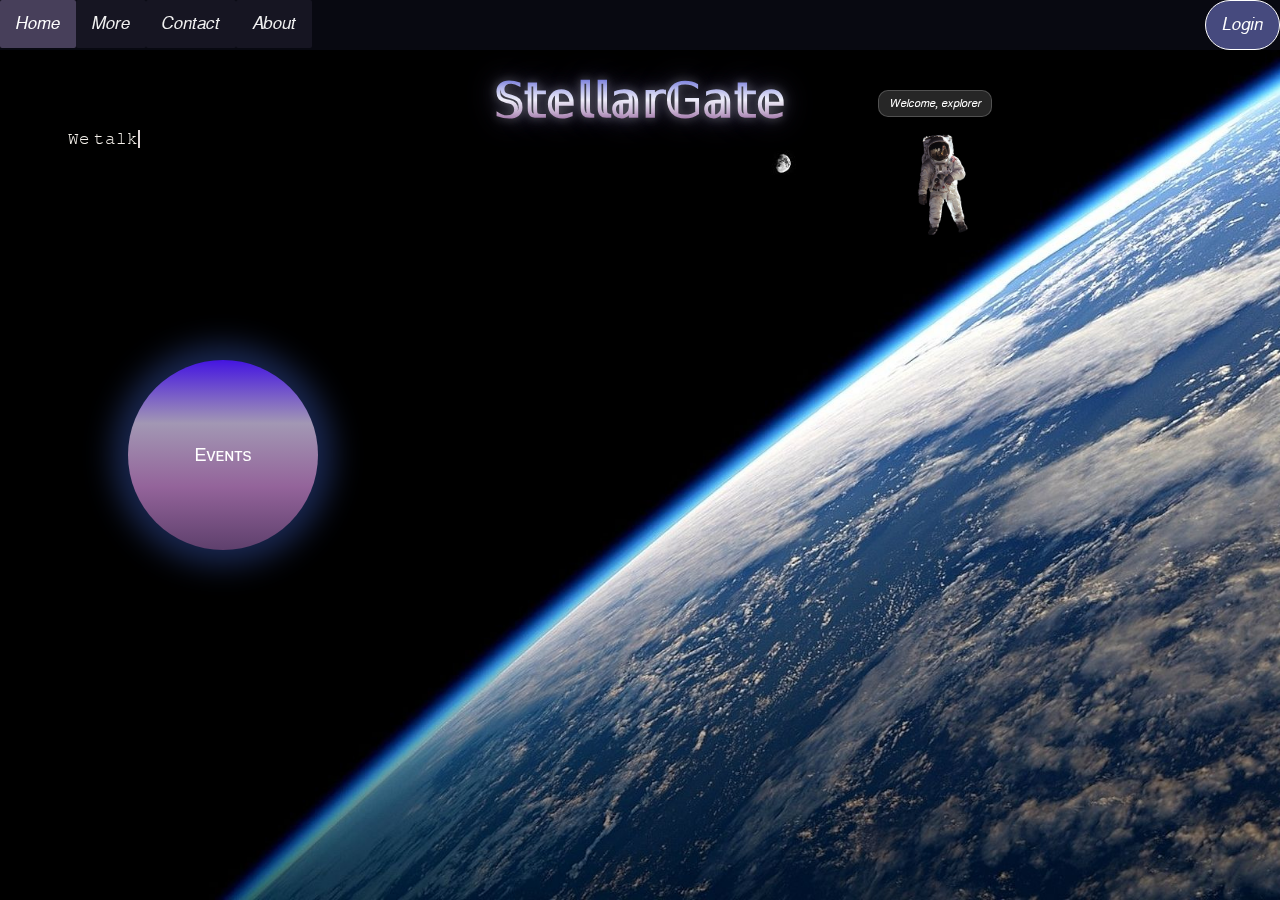
<file: index.html>
<html lang="en">
<head>
    <meta charset="UTF-8">
    <meta name="viewport" content="width=device-width, initial-scale=1.0">
    <title>Document</title>
    <link rel="stylesheet" href="style.css">
</head>
<body>
    <div class="topnav">
        <a class="active" href="#home">𝐻𝑜𝑚𝑒</a>
        <a href="#news">𝑀𝑜𝑟𝑒</a>
        <a href="#contact">𝐶𝑜𝑛𝑡𝑎𝑐𝑡</a>
        <a href="#about">𝐴𝑏𝑜𝑢𝑡</a>
        <a href="#" id="login-btn">𝐿𝑜𝑔𝑖𝑛</a>
      </div>

      <div class="stars"></div>

      <div id="typewriter"></div>
      <h1 id="name">𝕊𝕥𝕖𝕝𝕝𝕒𝕣𝔾𝕒𝕥𝕖</h1>
      
  <div class="astronaut-box">
    <div class="message-box" id="message">𝘞𝘦𝘭𝘤𝘰𝘮𝘦, 𝘦𝘹𝘱𝘭𝘰𝘳𝘦𝘳</div>
    <img src="assets/fff.png.png"Astronaut" class="astronaut">
  </div>

      <div class="container">
        <button class="main-btn">Eᴠᴇɴᴛs</button>
        <a href="books.html" class="sub-btn sub1">Bᴏᴏᴋs</a>
        <a href="news.html" class="sub-btn sub2">Nᴇᴡs</a>
        <a href="Astro.html" class="sub-btn sub3">AsᴛʀᴏTʏᴘᴇ</a>
      </div>
      

      
  <div class="login-overlay" id="loginOverlay">
    <div class="login-box">
      <h2>StellarGate Login</h2>
      <input type="email" placeholder="Email">
      <input type="password" placeholder="Password">
      <button>𝐿𝑜𝑔𝑖𝑛</button>
    </div>
  </div>
  
    <script src="script.js"></script>
</body>
</html>
</file>
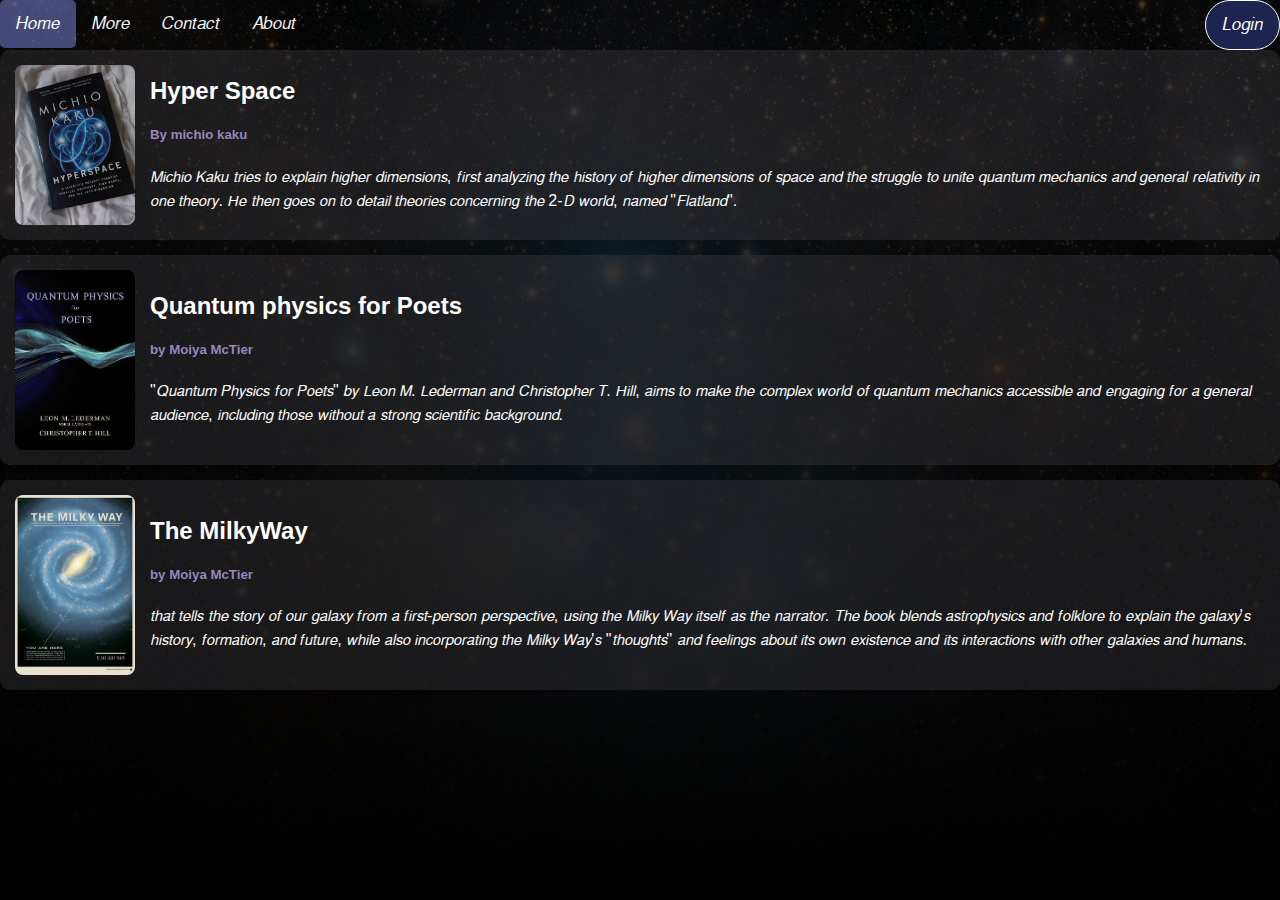
<file: books.html>
<!DOCTYPE html>
<html lang="en">

<head>
  <meta charset="UTF-8">
  <meta name="viewport" content="width=device-width, initial-scale=1.0">
  <title>Document</title>
  <link rel="stylesheet" href="booksStyle.css">
</head>
<body>
<div class="topnav">
  <a class="active" href="index.html">𝐻𝑜𝑚𝑒</a>
  <a href="#news">𝑀𝑜𝑟𝑒</a>
  <a href="#contact">𝐶𝑜𝑛𝑡𝑎𝑐𝑡</a>
  <a href="#about">𝐴𝑏𝑜𝑢𝑡</a>
  <a href="#" id="login-btn">𝐿𝑜𝑔𝑖𝑛</a>
</div>
    
<div class="login-overlay" id="loginOverlay">
  <div class="login-box">
    <h2>StellarGate Login</h2>
    <input type="email" placeholder="Email">
    <input type="password" placeholder="Password">
    <button>𝐿𝑜𝑔𝑖𝑛</button>
  </div>
</div>

<div class="book-card">
  <img src="assets/book recomendation for astrophysics lovers♡.jpg" alt="Book 1">
  <div class="book-info">
    <h2>Hyper Space <h5> By michio kaku</h5> </h2>
    <p>𝘔𝘪𝘤𝘩𝘪𝘰 𝘒𝘢𝘬𝘶 𝘵𝘳𝘪𝘦𝘴 𝘵𝘰 𝘦𝘹𝘱𝘭𝘢𝘪𝘯 𝘩𝘪𝘨𝘩𝘦𝘳 𝘥𝘪𝘮𝘦𝘯𝘴𝘪𝘰𝘯𝘴, 𝘧𝘪𝘳𝘴𝘵 𝘢𝘯𝘢𝘭𝘺𝘻𝘪𝘯𝘨 𝘵𝘩𝘦 𝘩𝘪𝘴𝘵𝘰𝘳𝘺 𝘰𝘧 𝘩𝘪𝘨𝘩𝘦𝘳 𝘥𝘪𝘮𝘦𝘯𝘴𝘪𝘰𝘯𝘴 𝘰𝘧 𝘴𝘱𝘢𝘤𝘦 𝘢𝘯𝘥 𝘵𝘩𝘦 𝘴𝘵𝘳𝘶𝘨𝘨𝘭𝘦 𝘵𝘰 𝘶𝘯𝘪𝘵𝘦 𝘲𝘶𝘢𝘯𝘵𝘶𝘮 𝘮𝘦𝘤𝘩𝘢𝘯𝘪𝘤𝘴 𝘢𝘯𝘥 𝘨𝘦𝘯𝘦𝘳𝘢𝘭 𝘳𝘦𝘭𝘢𝘵𝘪𝘷𝘪𝘵𝘺 𝘪𝘯 𝘰𝘯𝘦 𝘵𝘩𝘦𝘰𝘳𝘺. 𝘏𝘦 𝘵𝘩𝘦𝘯 𝘨𝘰𝘦𝘴 𝘰𝘯 𝘵𝘰 𝘥𝘦𝘵𝘢𝘪𝘭 𝘵𝘩𝘦𝘰𝘳𝘪𝘦𝘴 𝘤𝘰𝘯𝘤𝘦𝘳𝘯𝘪𝘯𝘨 𝘵𝘩𝘦 2-𝘋 𝘸𝘰𝘳𝘭𝘥, 𝘯𝘢𝘮𝘦𝘥 "𝘍𝘭𝘢𝘵𝘭𝘢𝘯𝘥".</p>
  </div>
</div>

<div class="book-card">
  <img src="assets/download (1).jpg" alt="Book 2">
  <div class="book-info">
    <h2> Quantum physics for Poets<h5>by Moiya McTier</h5></h2>
    <p>"𝘘𝘶𝘢𝘯𝘵𝘶𝘮 𝘗𝘩𝘺𝘴𝘪𝘤𝘴 𝘧𝘰𝘳 𝘗𝘰𝘦𝘵𝘴" 𝘣𝘺 𝘓𝘦𝘰𝘯 𝘔. 𝘓𝘦𝘥𝘦𝘳𝘮𝘢𝘯 𝘢𝘯𝘥 𝘊𝘩𝘳𝘪𝘴𝘵𝘰𝘱𝘩𝘦𝘳 𝘛. 𝘏𝘪𝘭𝘭, 𝘢𝘪𝘮𝘴 𝘵𝘰 𝘮𝘢𝘬𝘦 𝘵𝘩𝘦 𝘤𝘰𝘮𝘱𝘭𝘦𝘹 𝘸𝘰𝘳𝘭𝘥 𝘰𝘧 𝘲𝘶𝘢𝘯𝘵𝘶𝘮 𝘮𝘦𝘤𝘩𝘢𝘯𝘪𝘤𝘴 𝘢𝘤𝘤𝘦𝘴𝘴𝘪𝘣𝘭𝘦 𝘢𝘯𝘥 𝘦𝘯𝘨𝘢𝘨𝘪𝘯𝘨 𝘧𝘰𝘳 𝘢 𝘨𝘦𝘯𝘦𝘳𝘢𝘭 𝘢𝘶𝘥𝘪𝘦𝘯𝘤𝘦, 𝘪𝘯𝘤𝘭𝘶𝘥𝘪𝘯𝘨 𝘵𝘩𝘰𝘴𝘦 𝘸𝘪𝘵𝘩𝘰𝘶𝘵 𝘢 𝘴𝘵𝘳𝘰𝘯𝘨 𝘴𝘤𝘪𝘦𝘯𝘵𝘪𝘧𝘪𝘤 𝘣𝘢𝘤𝘬𝘨𝘳𝘰𝘶𝘯𝘥.</p>
  </div>
</div>

<div class="book-card">
  <img src="assets/download.jpg" alt="Book 3">
  <div class="book-info">
    <h2>The MilkyWay<h5>by Moiya McTier</h5></h2>
    <p> 𝘵𝘩𝘢𝘵 𝘵𝘦𝘭𝘭𝘴 𝘵𝘩𝘦 𝘴𝘵𝘰𝘳𝘺 𝘰𝘧 𝘰𝘶𝘳 𝘨𝘢𝘭𝘢𝘹𝘺 𝘧𝘳𝘰𝘮 𝘢 𝘧𝘪𝘳𝘴𝘵-𝘱𝘦𝘳𝘴𝘰𝘯 𝘱𝘦𝘳𝘴𝘱𝘦𝘤𝘵𝘪𝘷𝘦, 𝘶𝘴𝘪𝘯𝘨 𝘵𝘩𝘦 𝘔𝘪𝘭𝘬𝘺 𝘞𝘢𝘺 𝘪𝘵𝘴𝘦𝘭𝘧 𝘢𝘴 𝘵𝘩𝘦 𝘯𝘢𝘳𝘳𝘢𝘵𝘰𝘳. 𝘛𝘩𝘦 𝘣𝘰𝘰𝘬 𝘣𝘭𝘦𝘯𝘥𝘴 𝘢𝘴𝘵𝘳𝘰𝘱𝘩𝘺𝘴𝘪𝘤𝘴 𝘢𝘯𝘥 𝘧𝘰𝘭𝘬𝘭𝘰𝘳𝘦 𝘵𝘰 𝘦𝘹𝘱𝘭𝘢𝘪𝘯 𝘵𝘩𝘦 𝘨𝘢𝘭𝘢𝘹𝘺'𝘴 𝘩𝘪𝘴𝘵𝘰𝘳𝘺, 𝘧𝘰𝘳𝘮𝘢𝘵𝘪𝘰𝘯, 𝘢𝘯𝘥 𝘧𝘶𝘵𝘶𝘳𝘦, 𝘸𝘩𝘪𝘭𝘦 𝘢𝘭𝘴𝘰 𝘪𝘯𝘤𝘰𝘳𝘱𝘰𝘳𝘢𝘵𝘪𝘯𝘨 𝘵𝘩𝘦 𝘔𝘪𝘭𝘬𝘺 𝘞𝘢𝘺'𝘴 "𝘵𝘩𝘰𝘶𝘨𝘩𝘵𝘴" 𝘢𝘯𝘥 𝘧𝘦𝘦𝘭𝘪𝘯𝘨𝘴 𝘢𝘣𝘰𝘶𝘵 𝘪𝘵𝘴 𝘰𝘸𝘯 𝘦𝘹𝘪𝘴𝘵𝘦𝘯𝘤𝘦 𝘢𝘯𝘥 𝘪𝘵𝘴 𝘪𝘯𝘵𝘦𝘳𝘢𝘤𝘵𝘪𝘰𝘯𝘴 𝘸𝘪𝘵𝘩 𝘰𝘵𝘩𝘦𝘳 𝘨𝘢𝘭𝘢𝘹𝘪𝘦𝘴 𝘢𝘯𝘥 𝘩𝘶𝘮𝘢𝘯𝘴. </p>
  </div>
</div>

</body>
  <script src="books.js"></script>
</html>
</file>
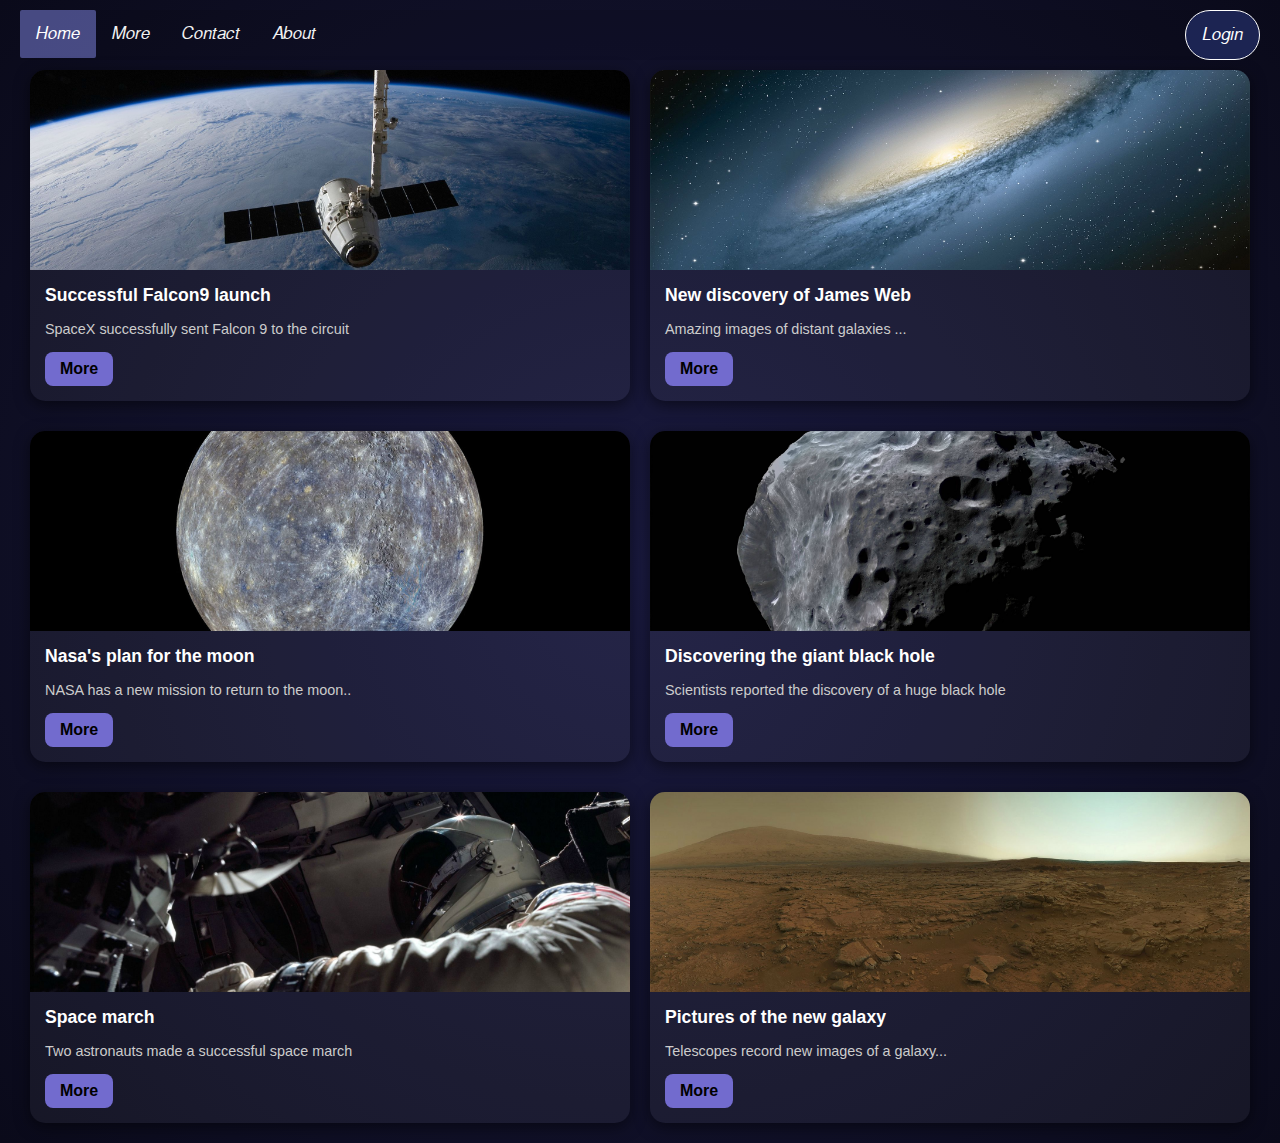
<file: news.html>
<!DOCTYPE html>
<html lang="en">
<head>
    <meta charset="UTF-8">
    <meta name="viewport" content="width=device-width, initial-scale=1.0">
    <title>Document</title>
    <link rel="stylesheet" href="news.css">
</head>
<body>
    <div class="topnav">
        <a class="active" href="index.html">𝐻𝑜𝑚𝑒</a>
        <a href="#news">𝑀𝑜𝑟𝑒</a>
        <a href="#contact">𝐶𝑜𝑛𝑡𝑎𝑐𝑡</a>
        <a href="#about">𝐴𝑏𝑜𝑢𝑡</a>
        <a href="#" id="login-btn">𝐿𝑜𝑔𝑖𝑛</a>
      </div>

           
  <div class="login-overlay" id="loginOverlay">
    <div class="login-box">
      <h2>StellarGate Login</h2>
      <input type="email" placeholder="Email">
      <input type="password" placeholder="Password">
      <button>𝐿𝑜𝑔𝑖𝑛</button>
    </div>
  </div>

<div class="news-container">
    <div class="news-card">
        <img src="assets/undefined - Imgur (18).jpg" alt="خبر ۱">
        <h2>Successful Falcon9 launch</h2>
        <p>SpaceX successfully sent Falcon 9 to the circuit</p>
        <a href="#">More</a>
    </div>

    <div class="news-card">
        <img src="assets/undefined - Imgur (13).jpg" alt="خبر ۲">
        <h2>New discovery of James Web</h2>
        <p>Amazing images of distant galaxies ...</p>
        <a href="#">More</a>
    </div>

    <div class="news-card">
        <img src="assets/undefined - Imgur (1).jpg" alt="خبر ۳">
        <h2>Nasa's plan for the moon</h2>
        <p>NASA has a new mission to return to the moon..</p>
        <a href="#">More</a>
    </div>

    <div class="news-card">
        <img src="assets/undefined - Imgur (9).jpg" alt="خبر ۴">
        <h2>Discovering the giant black hole</h2>
        <p>Scientists reported the discovery of a huge black hole</p>
        <a href="#">More</a>
    </div>

    <div class="news-card">
        <img src="assets/undefined - Imgur (16).jpg" alt="خبر ۵">
        <h2>Space march</h2>
        <p>Two astronauts made a successful space march</p>
        <a href="#">More</a>
    </div>

    <div class="news-card">
        <img src="assets/undefined - Imgur (6).jpg" alt="خبر ۶">
        <h2>Pictures of the new galaxy</h2>
        <p>Telescopes record new images of a galaxy...</p>
        <a href="#">More</a>
    </div>
</div>

</body>

</body>
<script src="news.js"></script>
</html>
</file>
<file: style.css>
html,
body {
  height: 100%;
}
body {
  margin: 0;
  height: 100%;
  background-image: url(assets/image4.jpg.jpg);
  background-size: cover;
  background-position: center;
  background-repeat: no-repeat;
  direction: rtl;
  background-attachment: fixed;
  font-family: Cambria, Cochin, Georgia, Times, "Times New Roman", serif;
}

#name {
  background: linear-gradient(rgb(51, 61, 204), white, rgb(112, 38, 112));
  -webkit-background-clip: text;
  -webkit-text-fill-color: transparent;
  float: top;
  top: 40px;
  left: 50%;
  position: absolute;
  transform: translatex(-50%);
  font-size: 3rem;
  text-shadow: 0 0 10px rgba(255, 255, 255, 0.3),
    0 0 20px rgba(173, 216, 230, 0.2), 0 0 30px rgba(147, 112, 219, 0.4);
}

@media screen and (max-width: 768px) {
  #name {
    font-size: 2rem; 
  }
}
@media screen and (max-width: 480px) {
  #name {
    font-size: 2rem;
    top: 70px;
  }
}

.topnav {
  background-color: #1a1f3a4b;
  overflow: hidden;
}

.topnav a {
  float: left;
  background-color: rgba(44, 43, 65, 0.377);
  color: #f2f2f2;
  text-align: center;
  padding: 14px 16px;
  text-decoration: none;
  font-size: 17px;
  border-radius: 2px;
  transition: background-color 0.2s ease;
}
.topnav a:hover {
  background-color: #b3b3b3;
  color: black;
}

.topnav a.active {
  background-color: #848be981;
  color: white;
}
.topnav a.active:hover {
  background-color: #473f5a;
}

#login-btn {
  float: right;
  color: rgb(255, 255, 255);
  border: solid white 1px;
  border-radius: 10rem;
  background-color: #848be981;
}
#login-btn:hover {
  background-color: #473f5a;
}

@keyframes blink {
  0%,
  100% {
    border-color: rgb(0, 0, 0);
  }
  50% {
    border-color: transparent;
  }
}

#typewriter {
  color: rgb(245, 241, 235);
  font-family: Verdana, Geneva, Tahoma, sans-serif;
  font-size: 15px;
  border-right: 2px solid rgb(224, 215, 215);
  white-space: nowrap;
  overflow: hidden;
  float: left;
  direction: ltr;
  text-align: left;
  white-space: pre-wrap;
  width: fit-content;
  margin-left: 4rem;
  margin-top: 5rem;
  animation: blink 1s steps(2, start) infinite;
}
@media (max-width: 480px) {
  #typewriter {
    margin-left: 2rem;
    margin-top: 8rem;
  }
}
.container {
  position: fixed;
  width: clamp(80px, 20vw, 190px);
  height: clamp(80px, 20vw, 190px);
  left: 10%;
  top: 40%;
}

.main-btn {
  -webkit-tap-highlight-color: transparent;
  width: clamp(80px, 20vw, 190px);
  height: clamp(80px, 20vw, 190px);
  left: 15%;
  top: 60%;
  border-radius: 50%;
  font-size: 18px;
  border: none;
  background-image: linear-gradient(
    rgba(53, 1, 224, 0.918),
    rgba(64, 39, 104, 0.438),
    rgba(128, 70, 136, 0.822),
    rgba(57, 19, 75, 0.795)
  );
  box-shadow: 0px 0px 30px 15px rgba(47, 74, 150, 0.534);
  color: rgb(255, 255, 255);
  cursor: pointer;
  animation: pulse 2s infinite ease-in-out;
}
.main-btn:active{
  background: #969696;
}
@media (max-width: 480px) {
  .main-btn {
    margin-top: 60%;
    width: clamp(100px, 20vw, 190px);
    height: clamp(100px, 20vw, 190px);
  }
}
@keyframes pulse {
  0%,
  100% {
    transform: scale(1);
  }
  50% {
    transform: scale(1.05);
  }
}

.sub-btn {
  text-align: center;
  line-height: 80px;
  text-decoration: none;
  position: absolute;
  width: 80px;
  height: 80px;
  border-radius: 50%;
  border: none;
  color: rgb(0, 0, 0);
  cursor: pointer;
  opacity: 0;
  pointer-events: none;
  transition: all 0.9s ease;
  -webkit-tap-highlight-color: transparent;
}
.sub-btn:active{
  background: rgba(124, 121, 124, 0.4);
}

.sub1 {
  transform: translateX(0);
  top: 10px;
  left: 7rem;
  color: #ddd;
  background-image: linear-gradient(
    rgba(67, 125, 201, 0.623),
    rgba(213, 192, 230, 0.788)
  );
  box-shadow: 0px 0px 30px 15px #473c6dde;
}
@media screen and (max-width: 480px) {
  .sub1 {
   margin-left: 5px;
  }
}
.sub2 {
  transform: translateY(0);
  top: 120px;
  left: 10px;
  color: #ffffff;
  background-image: linear-gradient(
    rgba(205, 186, 228, 0.842),
    rgba(122, 53, 201, 0.61)
  );
  box-shadow: 0px 0px 30px 15px rgba(71, 60, 109, 0.87);
}
.sub3 {
  transform: translate(0, 0);
  top: 80px;
  left: 80px;
  color: #ddd;
  background-image: linear-gradient(
    rgba(239, 226, 255, 0.932),
    rgb(51, 82, 141)
  );
  box-shadow: 0px 0px 30px 15px rgba(71, 60, 109, 0.87);
}

.container.active .sub1 {
  transform: translateX(120px);
  opacity: 1;
  pointer-events: auto;
  @media screen and (max-width: 680px) {
    left: 3rem;
  }
}
.container.active .sub2 {
  transform: translateY(120px);
  opacity: 1;
  pointer-events: auto;
  @media screen and (max-width: 680px) {
    top: 75px;
  }
}
.container.active .sub3 {
  transform: translate(120px, 120px);
  opacity: 1;
  pointer-events: auto;
  @media screen and (max-width: 680px) {
    left: 1rem;
    top: 20px;
  }
}

.astronaut-box {
  position: fixed;
  margin-top: 5rem;
  margin-right: 3rem;
  width: 15vw;
  text-align: center;
  min-width: 80px;
  max-width: 120px;
  z-index: 1000;
}
@media screen and (min-width: 700px) {
  .astronaut-box {
    width: 50%;
    margin-right: 6rem;
  }
}
@media screen and (min-width: 750px) {
  .astronaut-box {
    width: 50%;
    margin-right: 6rem;
  }
}
@media screen and (min-width: 800px) {
  .astronaut-box {
    width: 50%;
    margin-right: 8rem;
  }
}
@media screen and (min-width: 850px) {
  .astronaut-box {
    width: 50%;
    margin-right: 9rem;
  }
}
@media screen and (min-width: 900px) {
  .astronaut-box {
    width: 50%;
    margin-right: 10rem;
  }
}
@media screen and (min-width: 950px) {
  .astronaut-box {
    width: 50%;
    margin-right: 12rem;
  }
}
@media screen and (min-width: 1000px) {
  .astronaut-box {
    width: 50%;
    margin-right: 15rem;
  }
}
@media screen and (min-width: 1024px) {
  .astronaut-box {
    width: 50%;
    margin-right: 18rem;
  }
}

.astronaut {
  width: 100%;
  height: auto;
}

.message-box {
  position: absolute;
  top: -40px;
  color: white;
  right: 0;
  background: rgba(255, 255, 255, 0.15);
  padding: 5px 10px;
  border-radius: 10px;
  font-size: 12px;
  backdrop-filter: blur(4px);
  border: 1px solid rgba(255, 255, 255, 0.2);
  opacity: 1;
  transition: opacity 0.5s ease-in-out;
}
@media screen and (max-width: 530px) {
  .astronaut-box {
    display: none;
  }
}

.login-overlay {
  position: fixed;
  top: 0;
  left: 0;
  width: 100vw;
  height: 100vh;
  background: rgba(0, 0, 0, 0.8);
  backdrop-filter: blur(6px);
  display: flex;
  justify-content: center;
  align-items: center;
  opacity: 0;
  pointer-events: none;
  transition: opacity 0.5s ease;
  z-index: 100;
}

.login-overlay.show {
  opacity: 1;
  pointer-events: all;
}

.login-box {
  background: linear-gradient(145deg, #111 0%, #1e1e2f 100%);
  padding: 40px 30px;
  border-radius: 16px;
  width: 90%;
  max-width: 400px;
  box-shadow: 0 0 50px rgba(84, 44, 121, 0.89);
  transform: scale(0.9);
  transition: transform 0.5s ease;
}

.login-overlay.show .login-box {
  transform: scale(1);
}

.login-box h2 {
  margin-top: 0;
  text-align: center;
  color: rgb(122, 135, 255);
  font-weight: bold;
}

.login-box input {
  width: 100%;
  margin: 10px 0;
  padding: 12px;
  border: none;
  border-radius: 8px;
  background: #2a2a2a;
  color: white;
  font-size: 14px;
}

.login-box input::placeholder {
  color: #aaa;
}
.login-box button {
  width: 100%;
  padding: 12px;
  background: rgb(151, 67, 247);
  border: none;
  border-radius: 8px;
  font-size: 16px;
  color: black;
  cursor: pointer;
  margin-top: 15px;
  transition: background-color 0.3s ease, transform 0.3s ease;
}

.login-box button:hover {
  background: #66359ea2;
  transform: scale(1.03);
}

@media screen and (max-width: 600px) {
  .login-box {
    padding: 30px 20px;
  }

  .login-box h2 {
    font-size: 20px;
  }

  .login-box input,
  .login-box button {
    font-size: 14px;
  }
}

.stars {
  position: fixed;
  width: 200%;
  height: 200%;
  background: transparent
    url("https://www.transparenttextures.com/patterns/stardust.png") repeat;
  animation: moveStars 100s linear infinite;
  z-index: -100;
}
@keyframes moveStars {
  from {
    transform: translate(0, 0);
  }
  to {
    transform: translate(-50%, -50%);
  }
}
</file>
<file: booksStyle.css>
body {
    background-repeat: repeat repeat;
    margin: 0;
    height: 100vh;
    background: 
      linear-gradient(rgba(0, 0, 0, 0.753), rgba(0, 0, 0, 1)), 
      url("assets/undefined\ -\ Imgur\ \(11\).jpg") center/cover repeat; 
    color: white;
    font-family: sans-serif;
    min-height: 100vh;
}
h5{
  color: #a594cee7;
}

  .book-card {
    display: flex;
    align-items: center;
    background-color: rgba(65, 63, 68, 0.349);
    border-radius: 10px;
    padding: 15px;
    margin-bottom: 15px;
    max-width: 100%;
  }
  
  .book-card img {
    width: 120px;
    height: auto;
    border-radius: 8px;
    margin-right: 15px;
  }
  
  .book-info h2 {
    margin: 0 0 10px;
  }
  
  .book-info p {
    margin: 0;
    line-height: 1.5;
  }
  
  @media (max-width: 600px) {
    .book-card {
      flex-direction: row;
      text-align: left;
    }
    .book-card img {
      margin: 0 15px 0 0;
    }
  }

  .topnav {
    background-color: #00000011;
    overflow: hidden;
    float: top;
    top: 100%;
  }

.topnav a {
    float: left;
    color: #f2f2f2;
    text-align: center;
    padding: 14px 16px;
    text-decoration: none;
    font-size: 17px;
    border-radius: 5px;
    transition: background-color 0.5s ease;
  }
  .topnav a:hover {
    background-color: #ddd;
    color: black;
  }
  
  .topnav a.active {
    background-color: #848be981;
    color: white;
  }

  .topnav a.active:hover {
    background-color: #473f5a;
  }
  #login-btn:hover {
    background-color: #473f5a;
  }

#login-btn{
    float: right;
    color: rgb(255, 255, 255);
    border: solid white 1px;
    border-radius: 10rem;
    background-color: #212a5fd2;
}


.login-overlay {
  position: fixed;
  top: 0;
  left: 0;
  width: 100vw;
  height: 100vh;
  background: rgba(0, 0, 0, 0.8);
  backdrop-filter: blur(6px);
  display: flex;
  justify-content: center;
  align-items: center;
  opacity: 0;
  pointer-events: none;
  transition: opacity 0.5s ease;
  z-index: 100;
}

.login-overlay.show {
  opacity: 1;
  pointer-events: all;
}

.login-box {
  background: linear-gradient(145deg, #111 0%, #1e1e2f 100%);
  padding: 40px 30px;
  border-radius: 16px;
  width: 90%;
  max-width: 400px;
  box-shadow: 0 0 50px rgba(84, 44, 121, 0.89);
  transform: scale(0.9);
  transition: transform 0.5s ease;
}

.login-overlay.show .login-box {
  transform: scale(1);
}

.login-box h2 {
  margin-top: 0;
  text-align: center;
  color: rgb(122, 135, 255);
  font-weight: bold;
}
.login-box input {
  width: 100%;
  margin: 10px 0;
  padding: 12px;
  border: none;
  border-radius: 8px;
  background: #2a2a2a;
  color: white;
  font-size: 14px;
}

.login-box input::placeholder {
  color: #aaa;
}

.login-box button {
  width: 100%;
  padding: 12px;
  background: rgb(151, 67, 247);
  border: none;
  border-radius: 8px;
  font-size: 16px;
  color: black;
  cursor: pointer;
  margin-top: 15px;
  transition: background-color 0.3s ease, transform 0.3s ease;
}

.login-box button:hover {
  background: #66359ea2;
  transform: scale(1.03);
}

@media screen and (max-width: 600px) {
  .login-box {
    padding: 30px 20px;
  }

  .login-box h2 {
    font-size: 20px;
  }

  .login-box input,
  .login-box button {
    font-size: 14px;
  }
}
</file>
<file: news.css>
body{
    margin: 0;
    padding-top: 60px;
}

.topnav {
    background-color: #00000011;
    overflow: hidden;
    width: 100%;
    margin-top: -10px;
  }

.topnav a {
    float: left;
    color: #f2f2f2;
    text-align: center;
    padding: 14px 16px;
    text-decoration: none;
    font-size: 17px;
    border-radius: 2px;
    transition: background-color 0.5s ease;
  }
  .topnav a:hover {
    background-color: #ddd;
    color: black;
  }
  
  .topnav a.active {
    background-color: #848be981;
    color: white;
  }
  .topnav a.active:hover {
    background-color: #473f5a;
  }
  #login-btn:hover {
    background-color: #473f5a;
  }

#login-btn{
    float: right;
    color: rgb(255, 255, 255);
    border: solid white 1px;
    border-radius: 10rem;
    background-color: #212a5fd2;
}



.login-overlay {
    position: fixed;
    top: 0;
    left: 0;
    width: 100vw;
    height: 100vh;
    background: rgba(0, 0, 0, 0.8);
    backdrop-filter: blur(6px);
    display: flex;
    justify-content: center;
    align-items: center;
    opacity: 0;
    pointer-events: none;
    transition: opacity 0.5s ease;
    z-index: 100;
  }
  
  /* وقتی کلاس show فعال شه */
  .login-overlay.show {
    opacity: 1;
    pointer-events: all;
  }
  
  /* جعبه‌ی اصلی لاگین */
  .login-box {
    background: linear-gradient(145deg, #111 0%, #1e1e2f 100%);
    padding: 40px 30px;
    border-radius: 16px;
    width: 90%;
    max-width: 400px;
    box-shadow: 0 0 50px rgba(84, 44, 121, 0.89);
    transform: scale(0.9);
    transition: transform 0.5s ease;
  }
  
  /* وقتی باز می‌شه با افکت بزرگ شه */
  .login-overlay.show .login-box {
    transform: scale(1);
  }
  
  /* عنوان داخل باکس */
  .login-box h2 {
    margin-top: 0;
    text-align: center;
    color: rgb(122, 135, 255);
    font-weight: bold;
  }
  
  /* فیلدهای ایمیل و پسورد */
  .login-box input {
    width: 100%;
    margin: 10px 0;
    padding: 12px;
    border: none;
    border-radius: 8px;
    background: #2a2a2a;
    color: white;
    font-size: 14px;
  }
  
  .login-box input::placeholder {
    color: #aaa;
  }
  
  /* دکمه ورود */
  .login-box button {
    width: 100%;
    padding: 12px;
    background: rgb(151, 67, 247);
    border: none;
    border-radius: 8px;
    font-size: 16px;
    color: black;
    cursor: pointer;
    margin-top: 15px;
    transition: background-color 0.3s ease, transform 0.3s ease;
  }
  
  .login-box button:hover {
    background: #66359ea2;
    transform: scale(1.03);
  }
  
  /* واکنش‌گرا برای موبایل */
  @media screen and (max-width: 600px) {
    .login-box {
      padding: 30px 20px;
    }
  
    .login-box h2 {
      font-size: 20px;
    }
  
    .login-box input,
    .login-box button {
      font-size: 14px;
    }
  }
@import url('https://fonts.googleapis.com/css2?family=Vazirmatn&display=swap');

* {
    margin: 0;
    padding: 0;
    box-sizing: border-box;
    font-family: 'Vazirmatn', sans-serif;
}

.header {
    display: flex;
    justify-content: space-between;
    align-items: center;
    padding: 15px 30px;
    background: rgba(0, 0, 30, 0.7);
    backdrop-filter: blur(5px);
    position: sticky;
    top: 0;
}
.news-section {
    display: grid;
    grid-template-columns: repeat(auto-fit, minmax(260px, 1fr));
    gap: 20px;
    padding: 50px;
}

.news-card {
    margin-top: 10px;
    background: rgba(255, 255, 255, 0.05);
    border-radius: 15px;
    overflow: hidden;
    box-shadow: 0 4px 15px rgba(0,0,0,0.5);
    transition: transform 0.3s ease;
}

.news-card:hover {
    transform: translateY(-5px);
}

.news-card img {
    width: 100%;
    height: 180px;
    object-fit: cover;
}

.news-card h2 {
    font-size: 1.1rem;
    margin: 15px;
}

.news-card p {
    font-size: 0.9rem;
    margin: 0 15px 15px;
    color: #ccc;
}

.news-card a {
    display: inline-block;
    margin: 0 15px 15px;
    padding: 8px 15px;
    
    color: black;
    text-decoration: none;
    border-radius: 8px;
    font-weight: bold;
    transition: background 0.3s;
}

.footer {
    text-align: center;
    padding: 15px;
    background: rgba(0, 0, 30, 0.7);
    font-size: 0.85rem;
    color: #ccc;
}

body {
    background: radial-gradient(circle at center, #1a1a3f 0%, #0a0a1a 100%);
    color: white;
    padding: 20px;
}
.news-container {
    display: flex;
    flex-wrap: wrap;
    gap: 20px;
    justify-content: center;
}
.news-card {
    flex: 1 1 calc(50% - 20px); /* دو ستون */
    max-width: calc(50% - 20px);
    background: rgba(255, 255, 255, 0.05);
    border-radius: 15px;
    overflow: hidden;
    box-shadow: 0 4px 15px rgba(0,0,0,0.5);
    display: flex;
    flex-direction: column;
    transition: transform 0.3s ease;
}

.news-card:hover {
    transform: translateY(-5px);
}
.news-card img {
    width: 100%;
    height: 200px;
    object-fit: cover;
}
.news-card h2 {
    font-size: 1.1rem;
    margin: 15px;
}

.news-card p {
    font-size: 0.9rem;
    margin: 0 15px 15px;
    color: #ccc;
}
.news-card a {
    display: inline-block;
    margin: 0 15px 15px;
    padding: 8px 15px;
    background: #726bce;
    color: black;
    text-decoration: none;
    border-radius: 8px;
    font-weight: bold;
    transition: background 0.3s;
    align-self: flex-start;
}

.news-card a:hover {
    background: #3f3b97;
}

@media (max-width: 768px) {
    .news-card {
        flex: 1 1 100%;
        max-width: 100%;
    }
}
</file>
